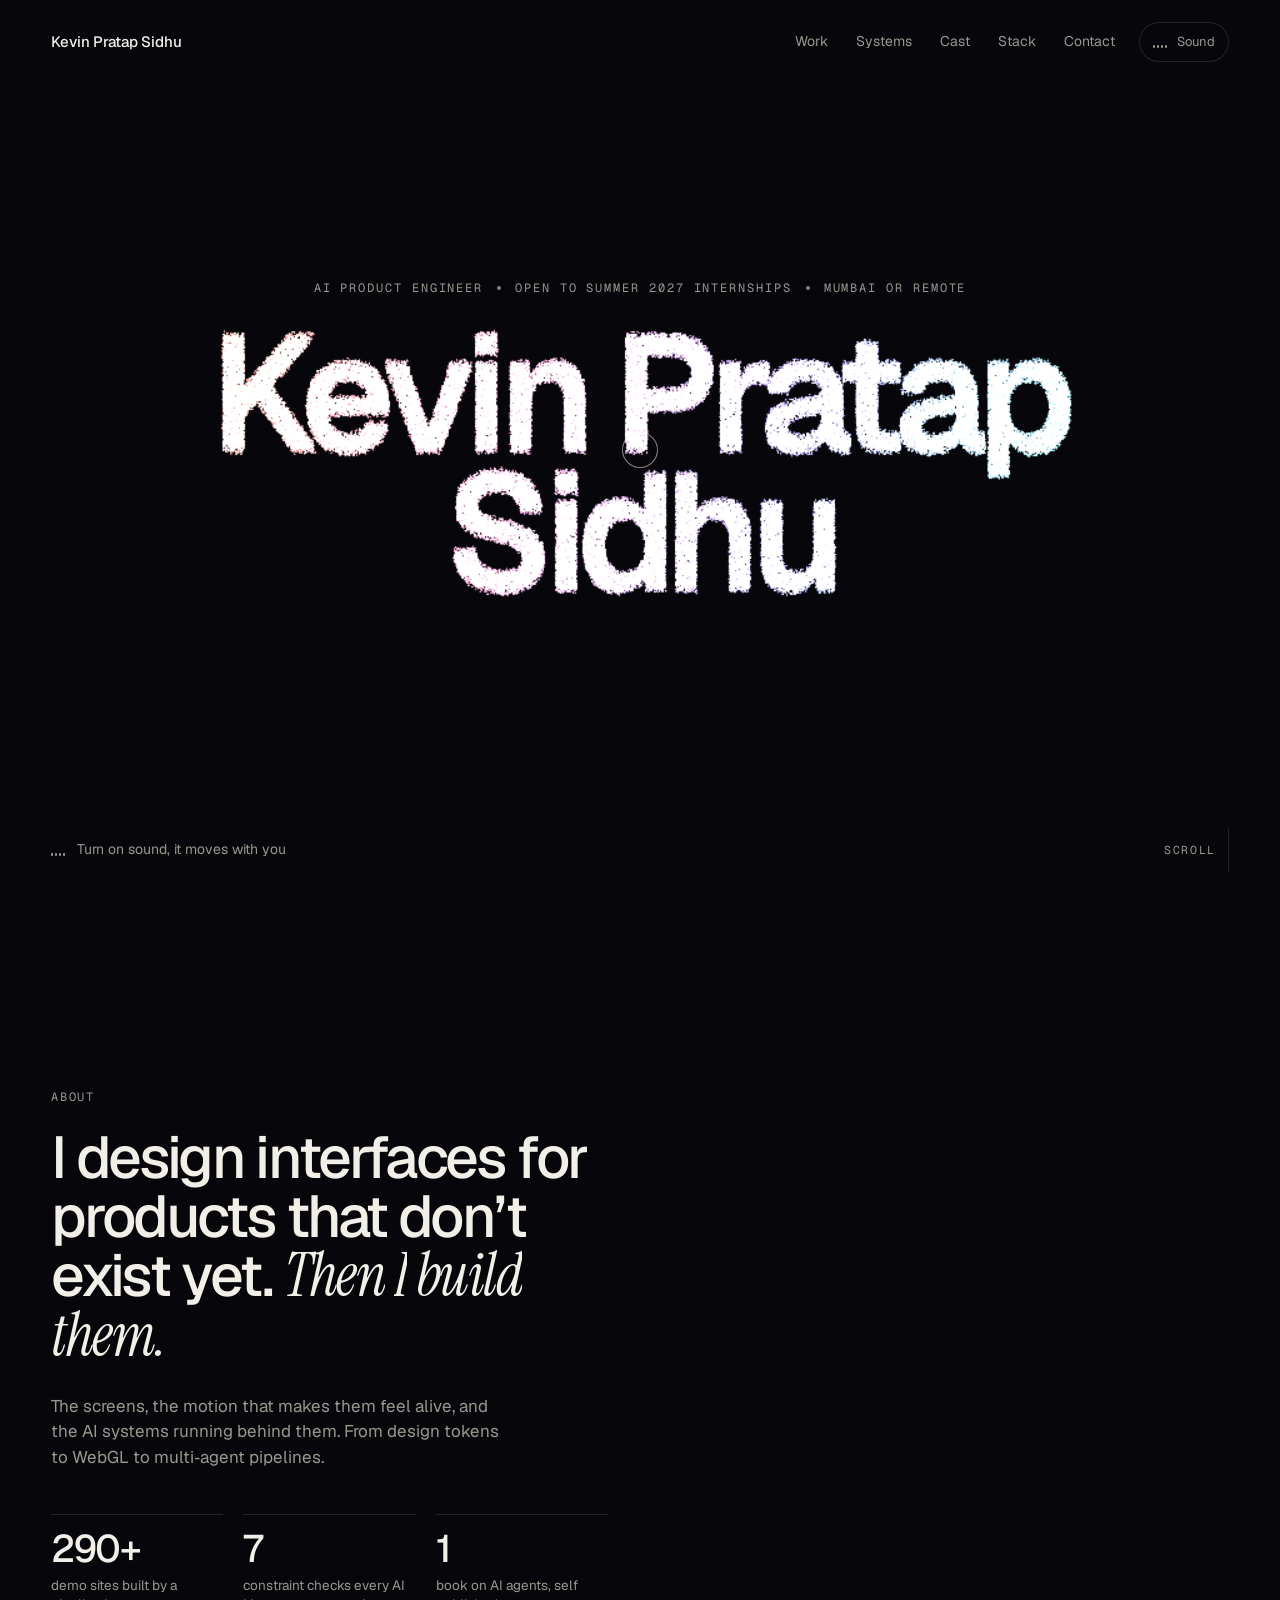
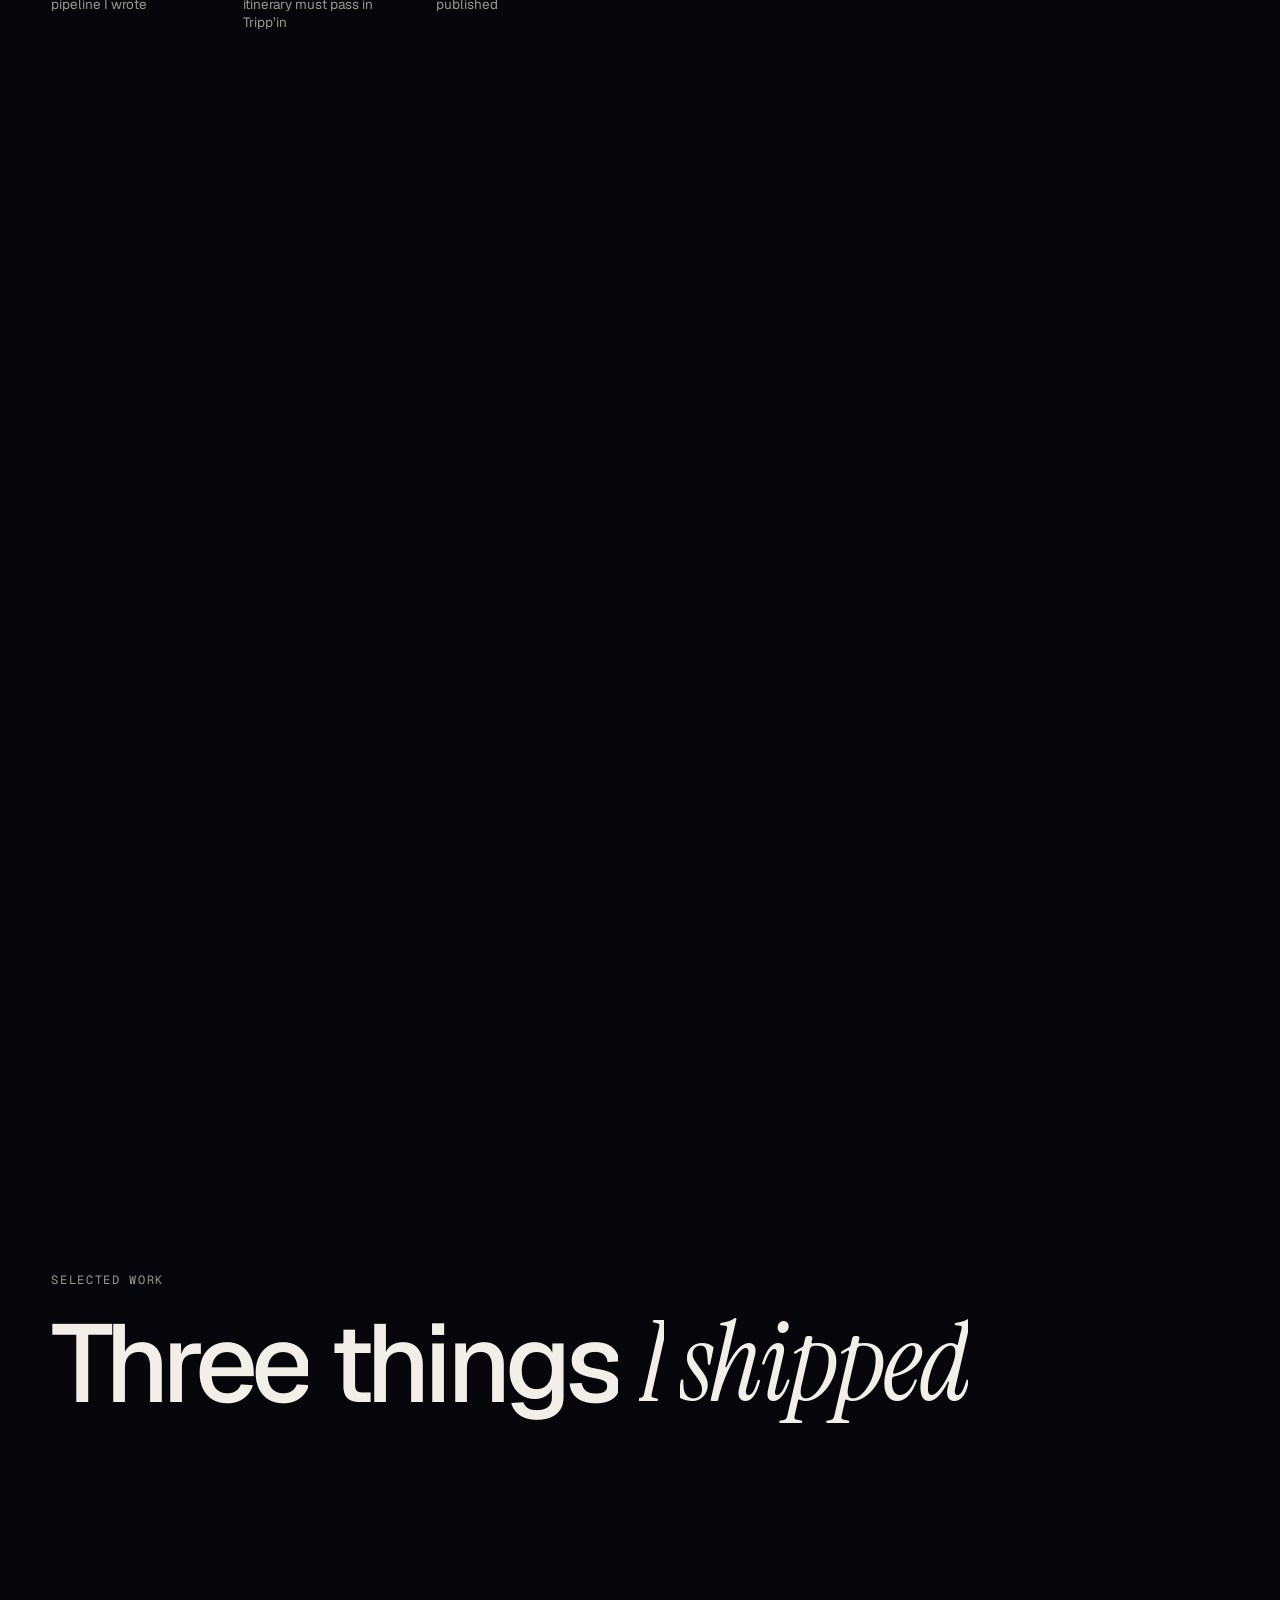
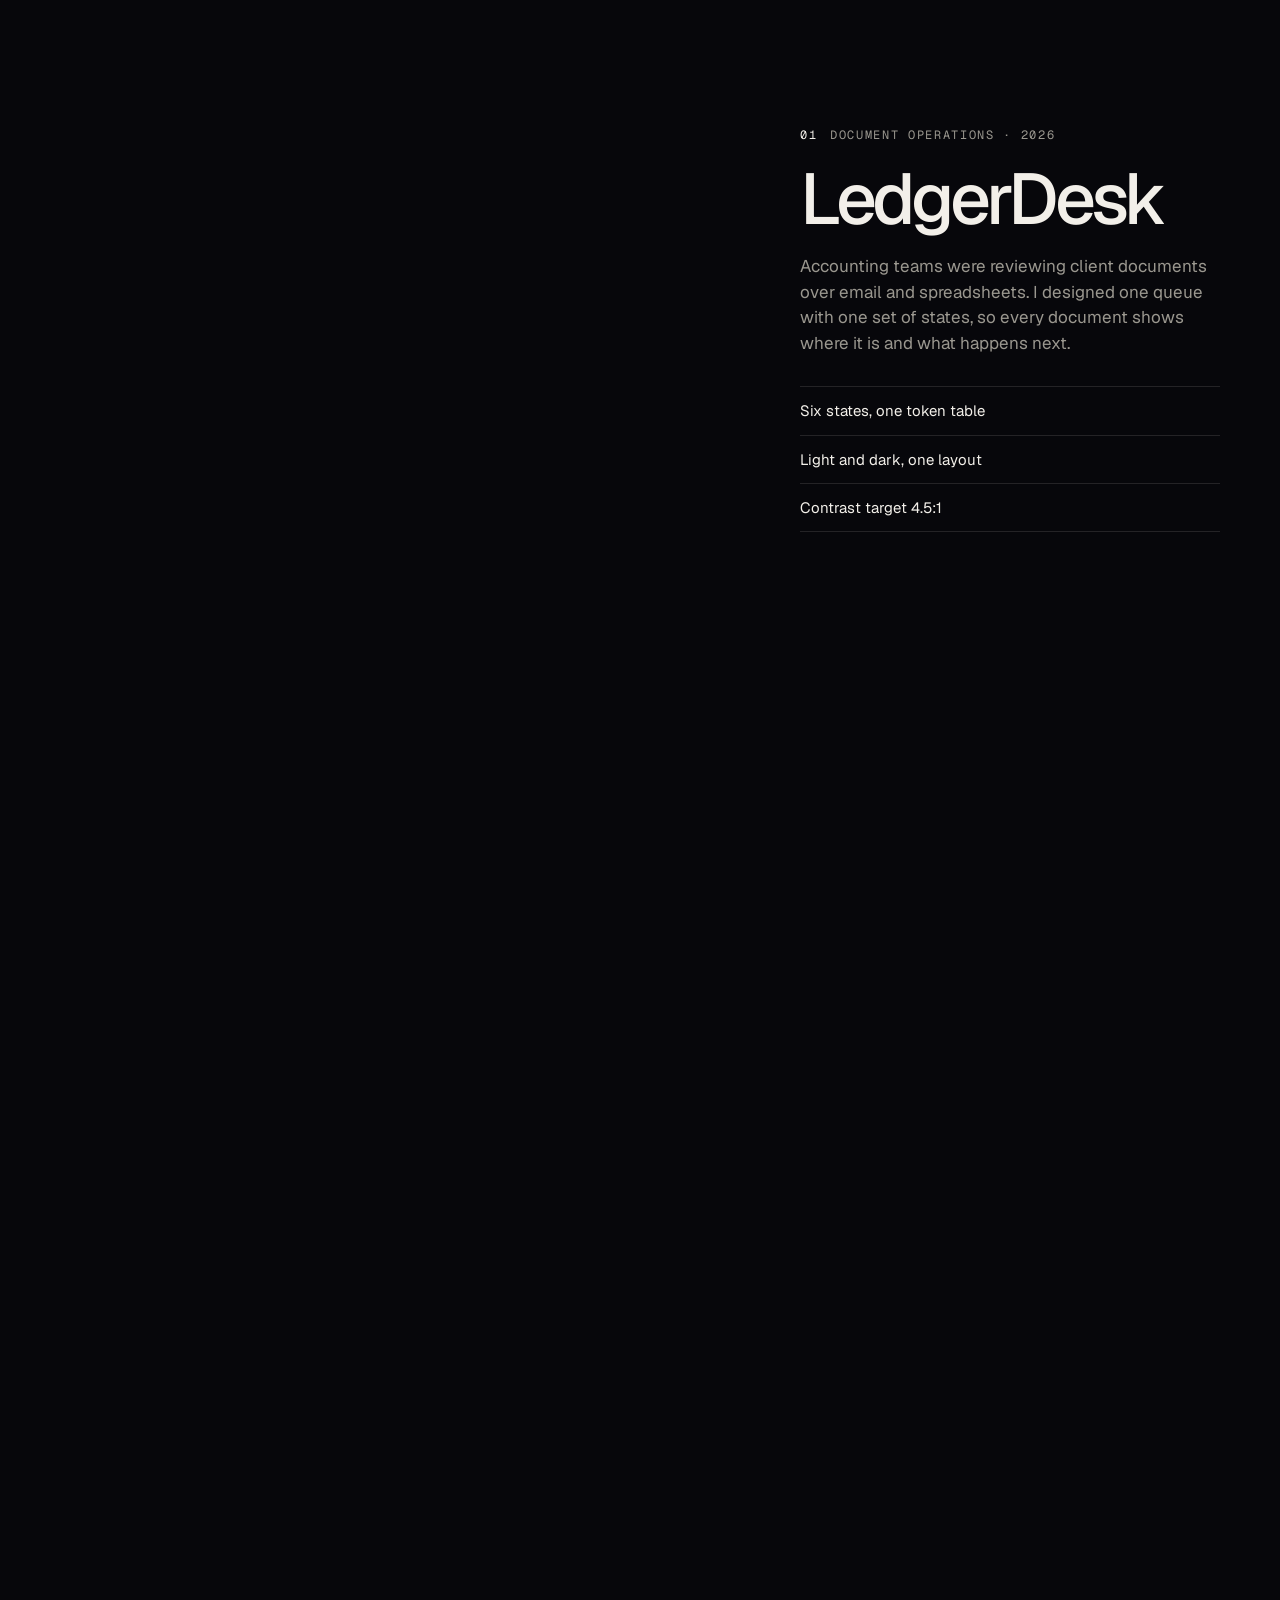
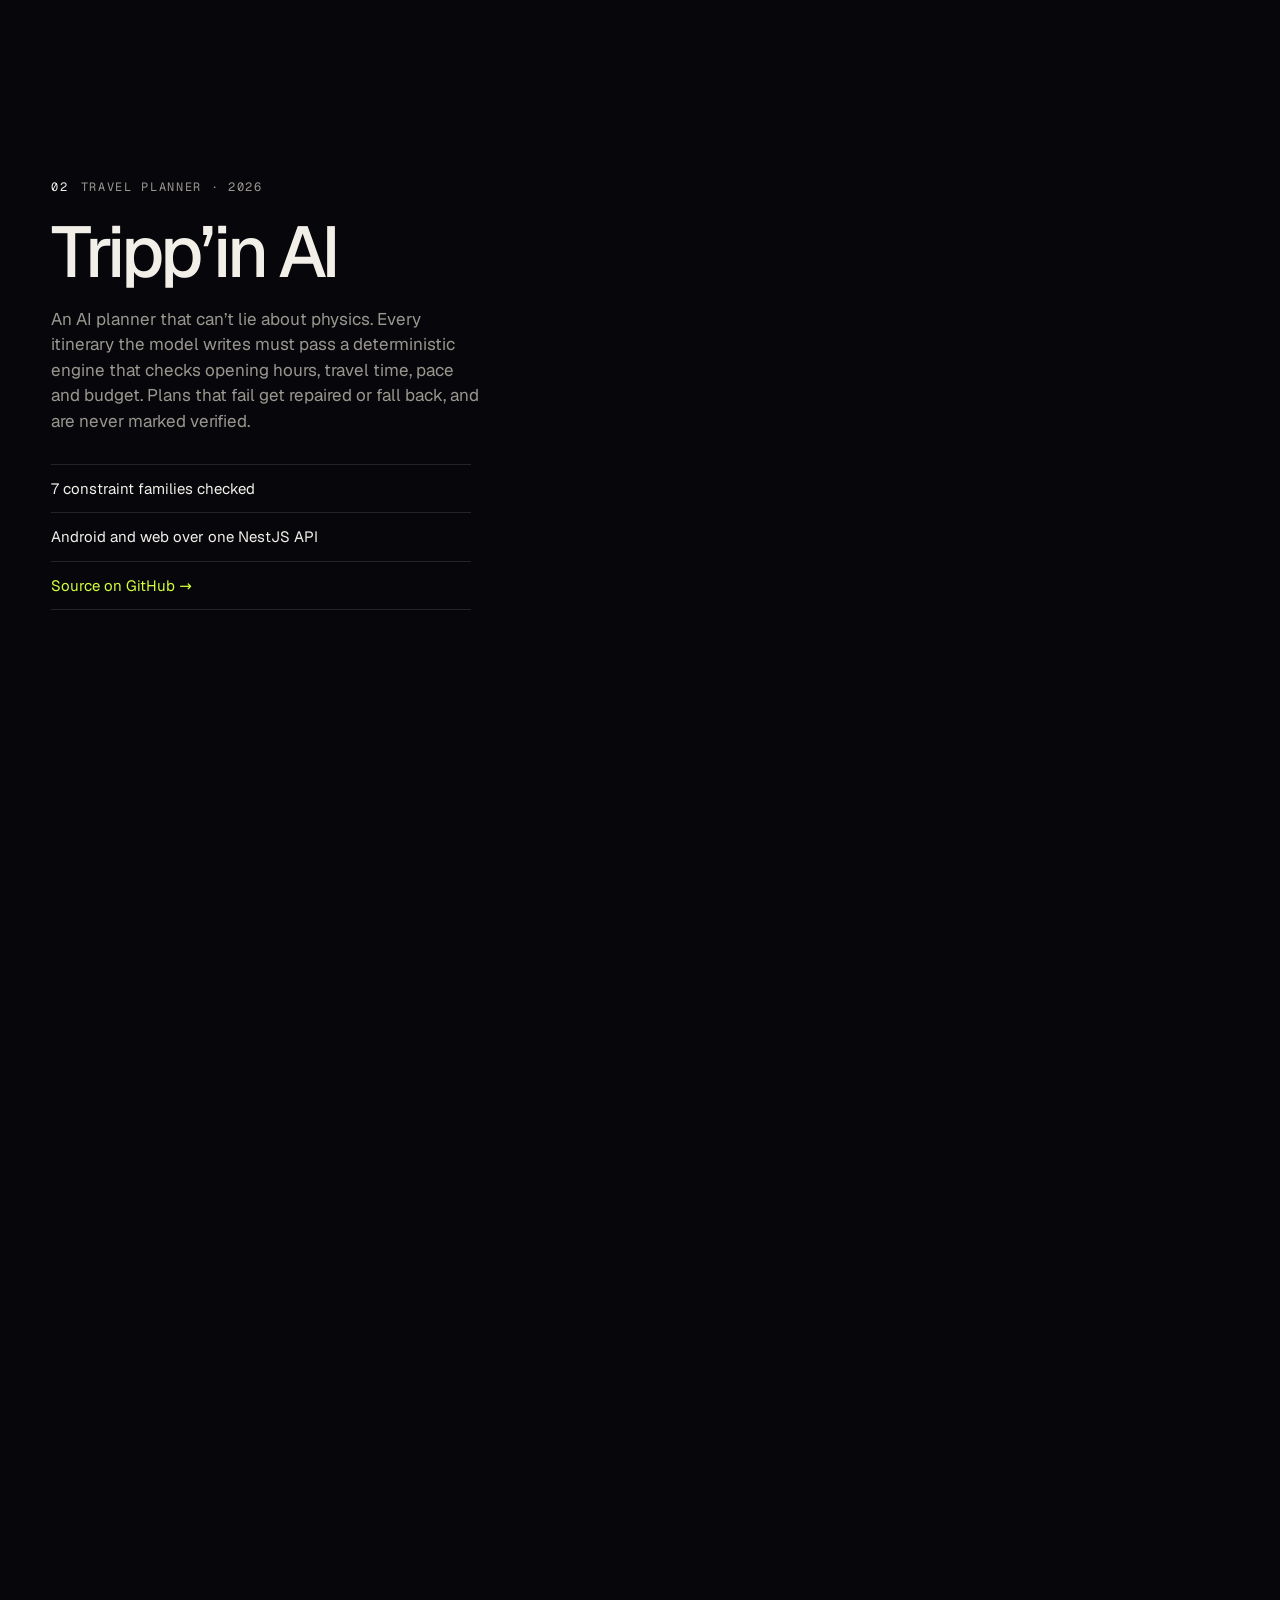
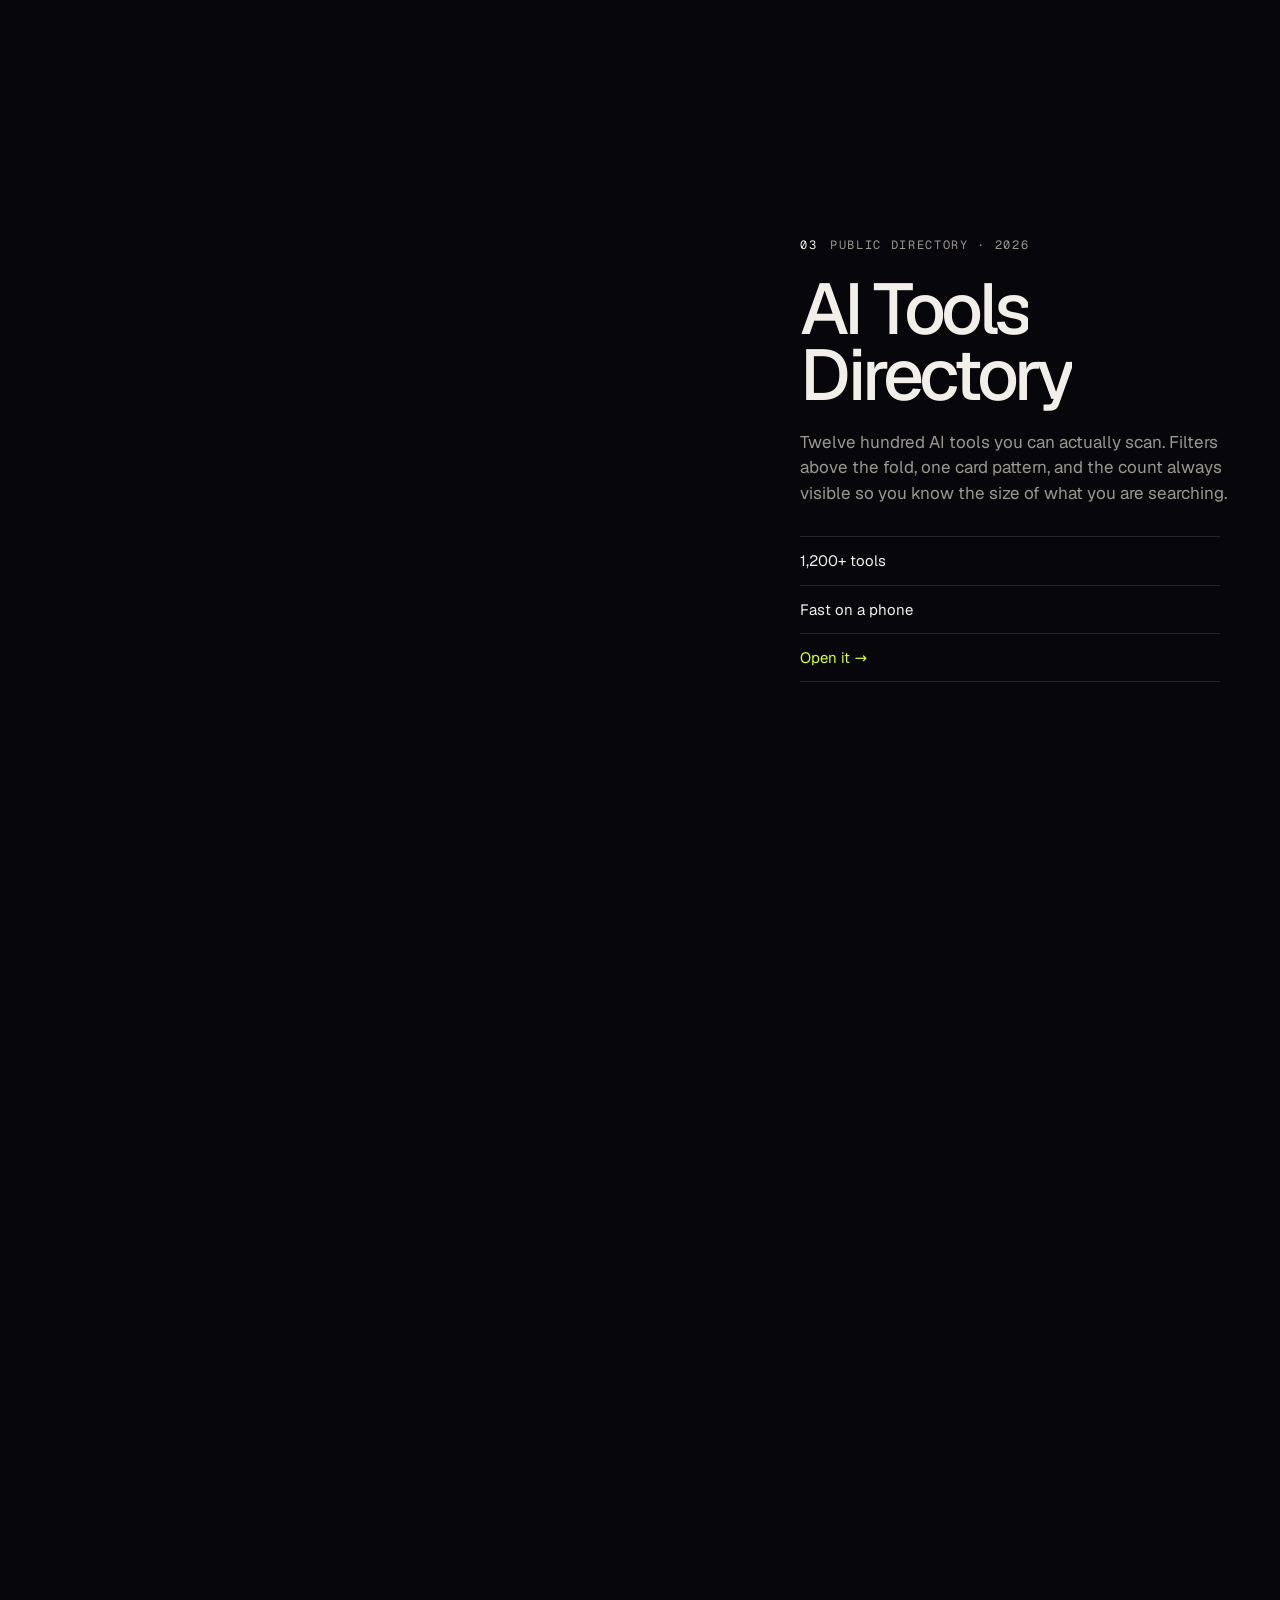
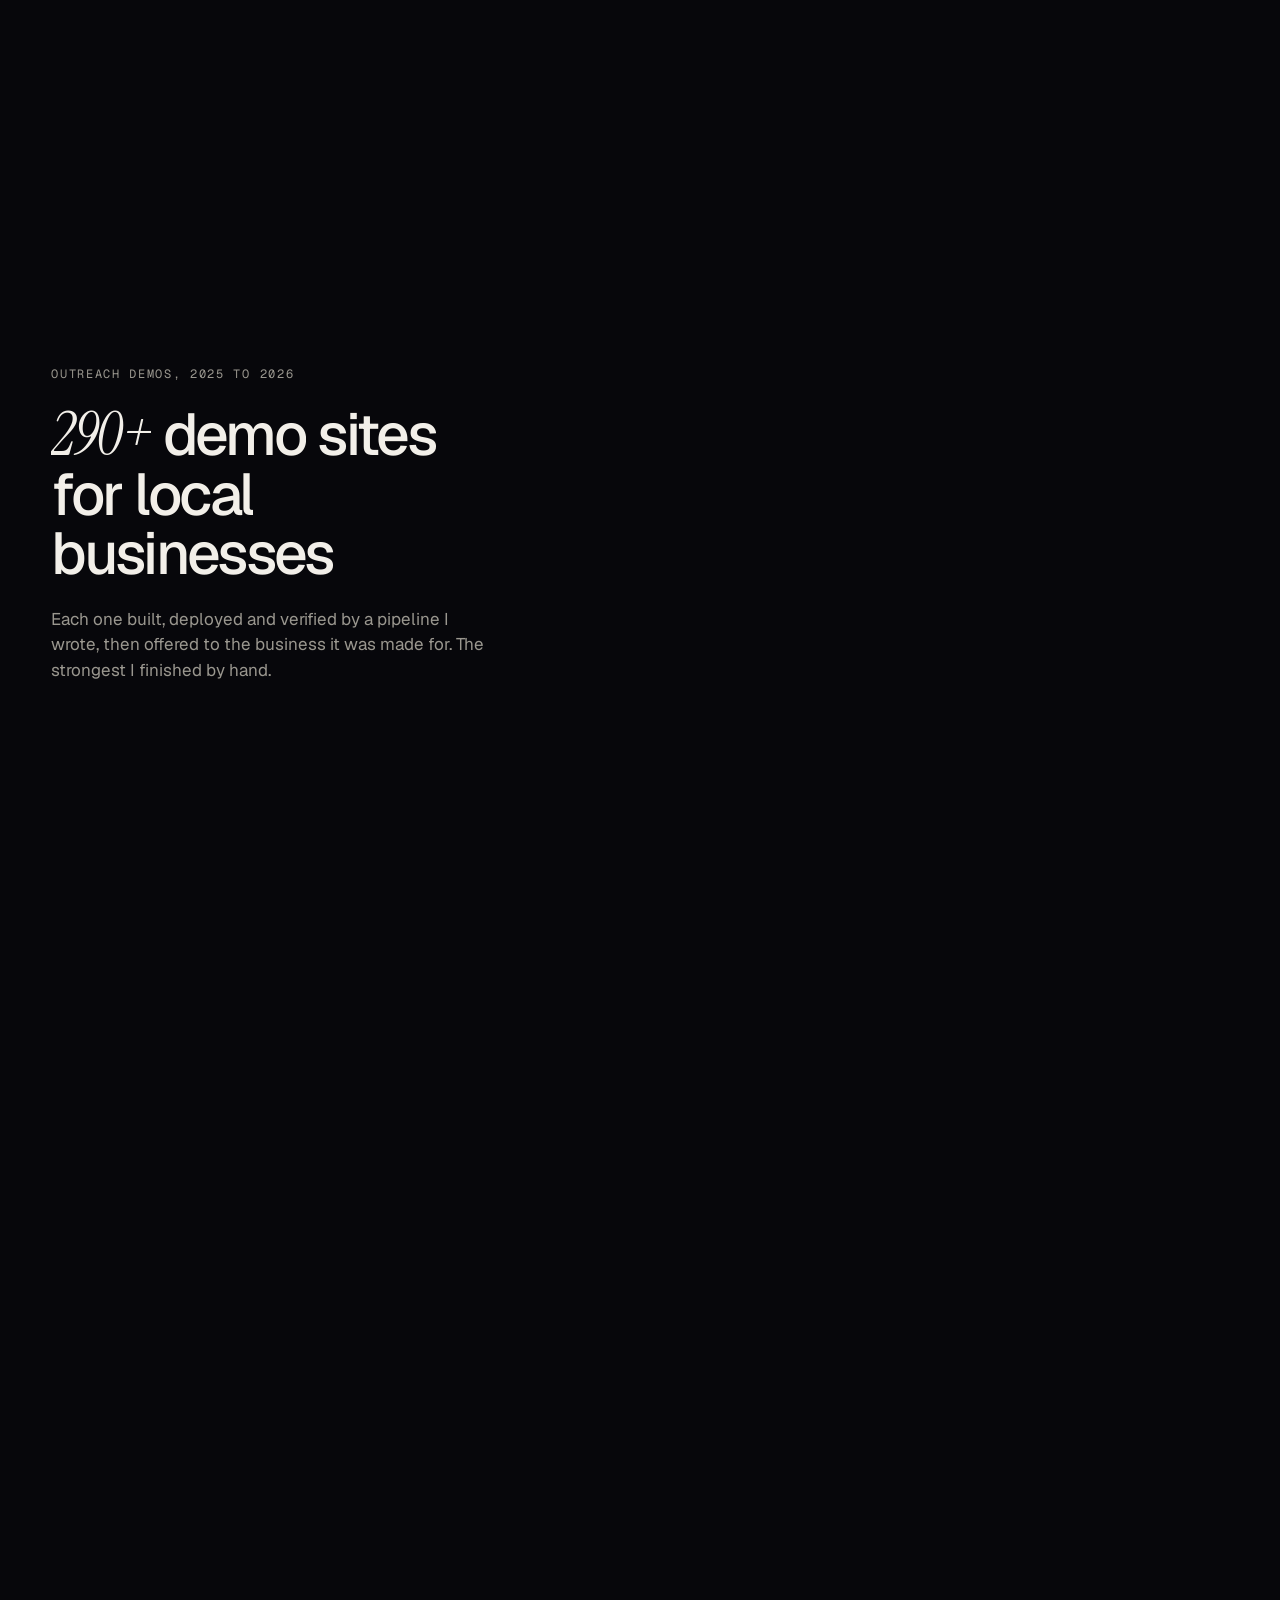
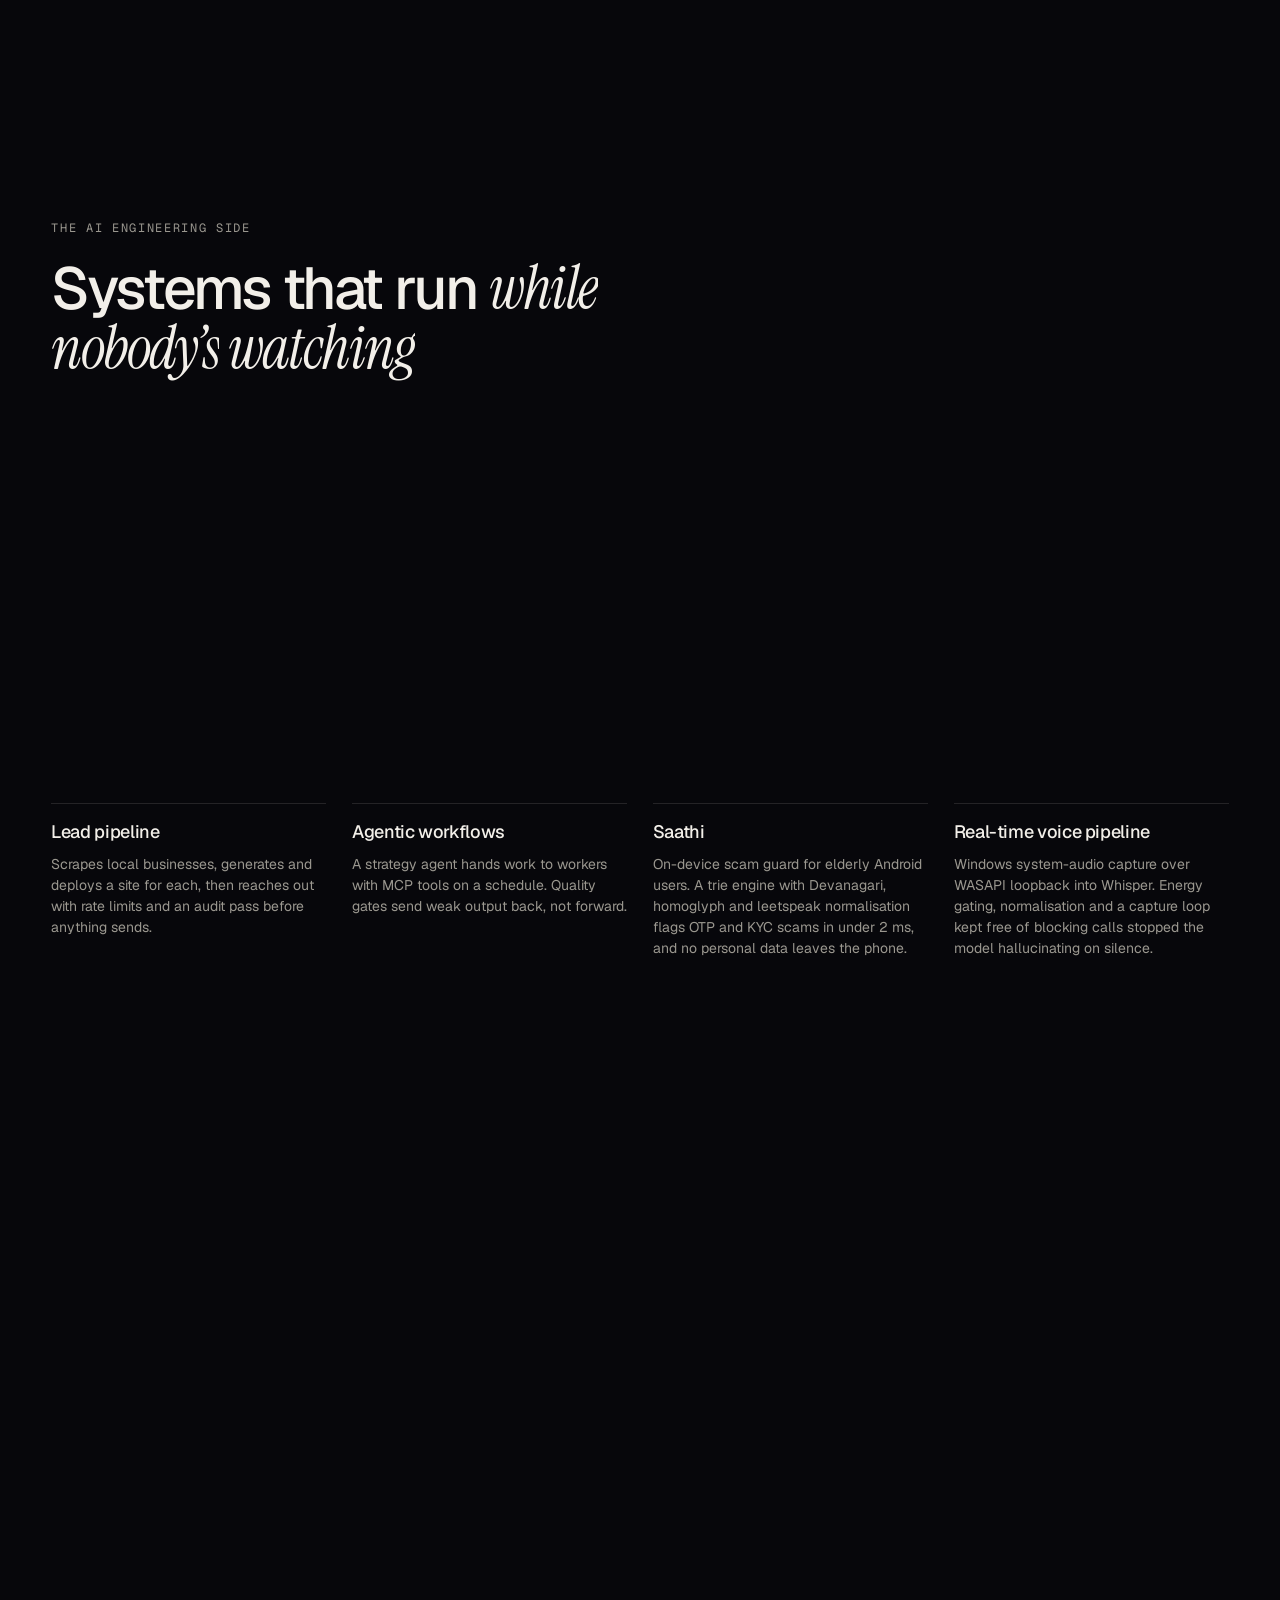
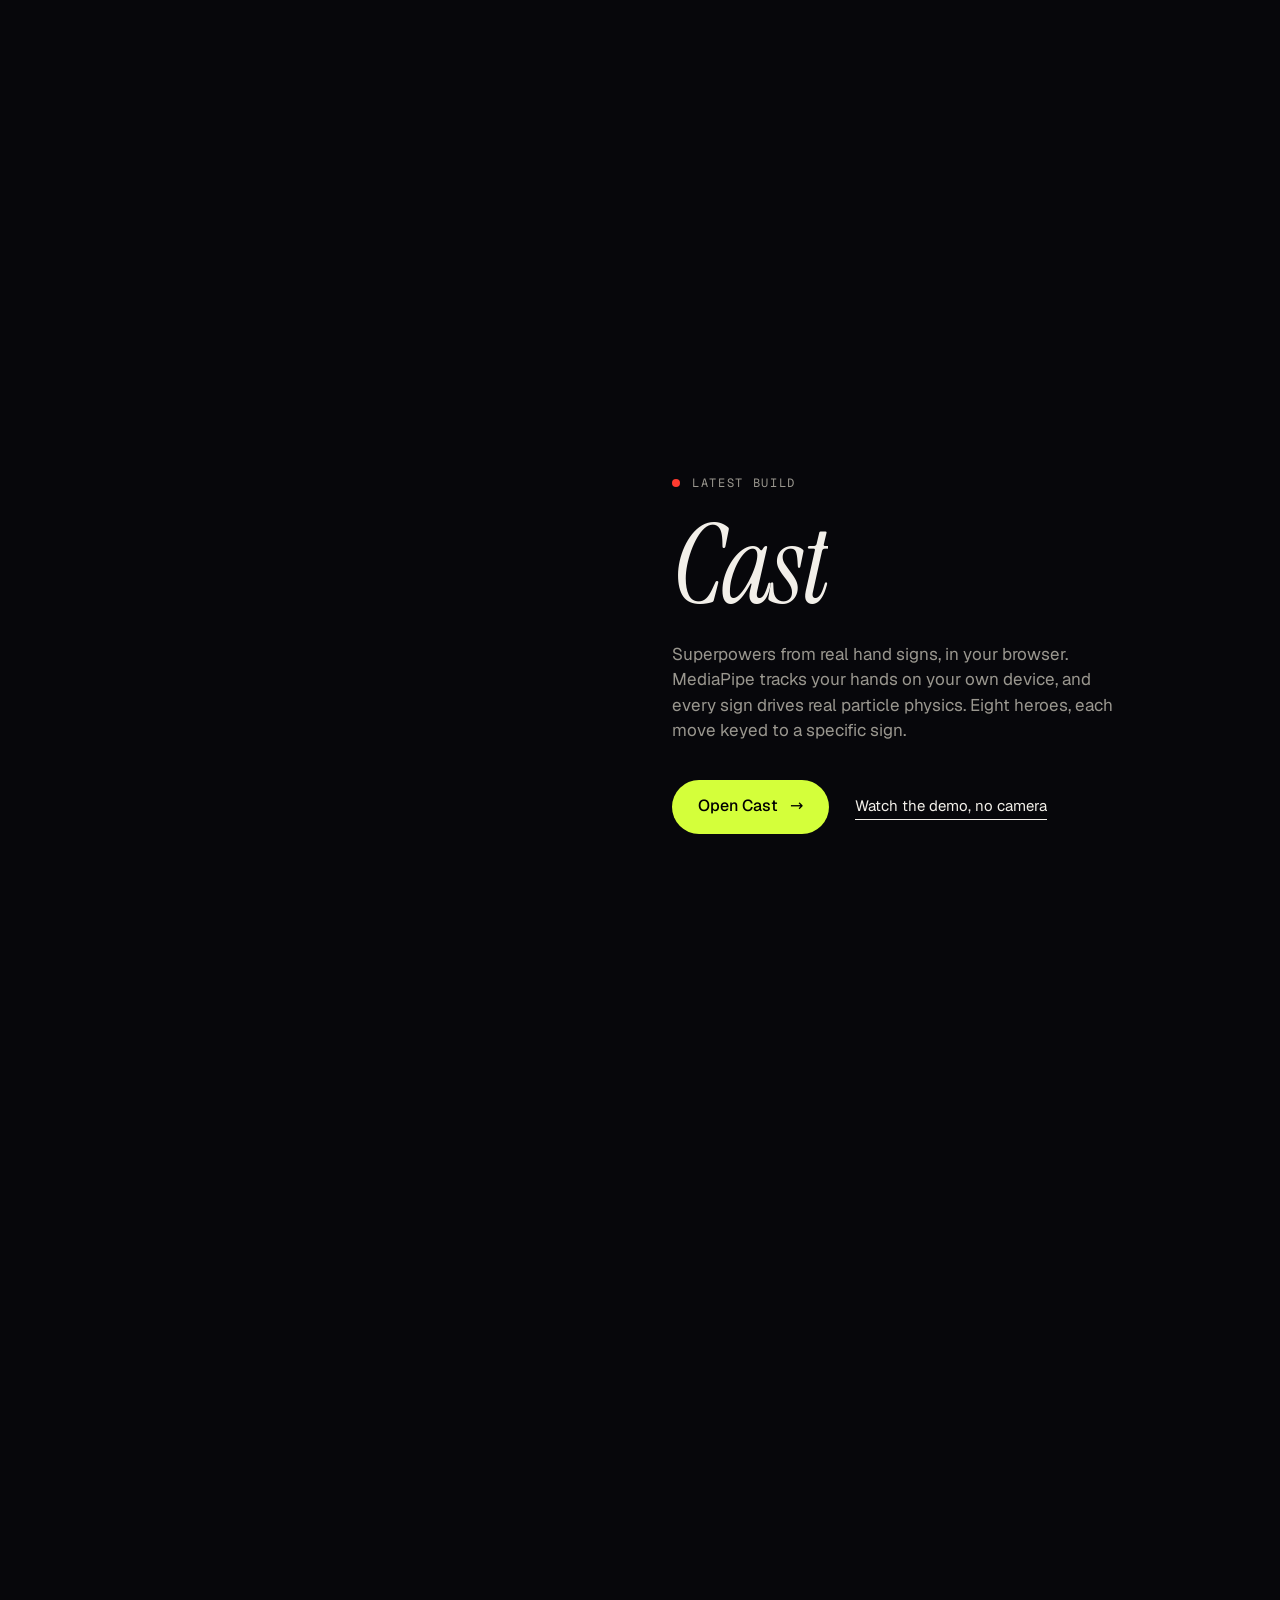
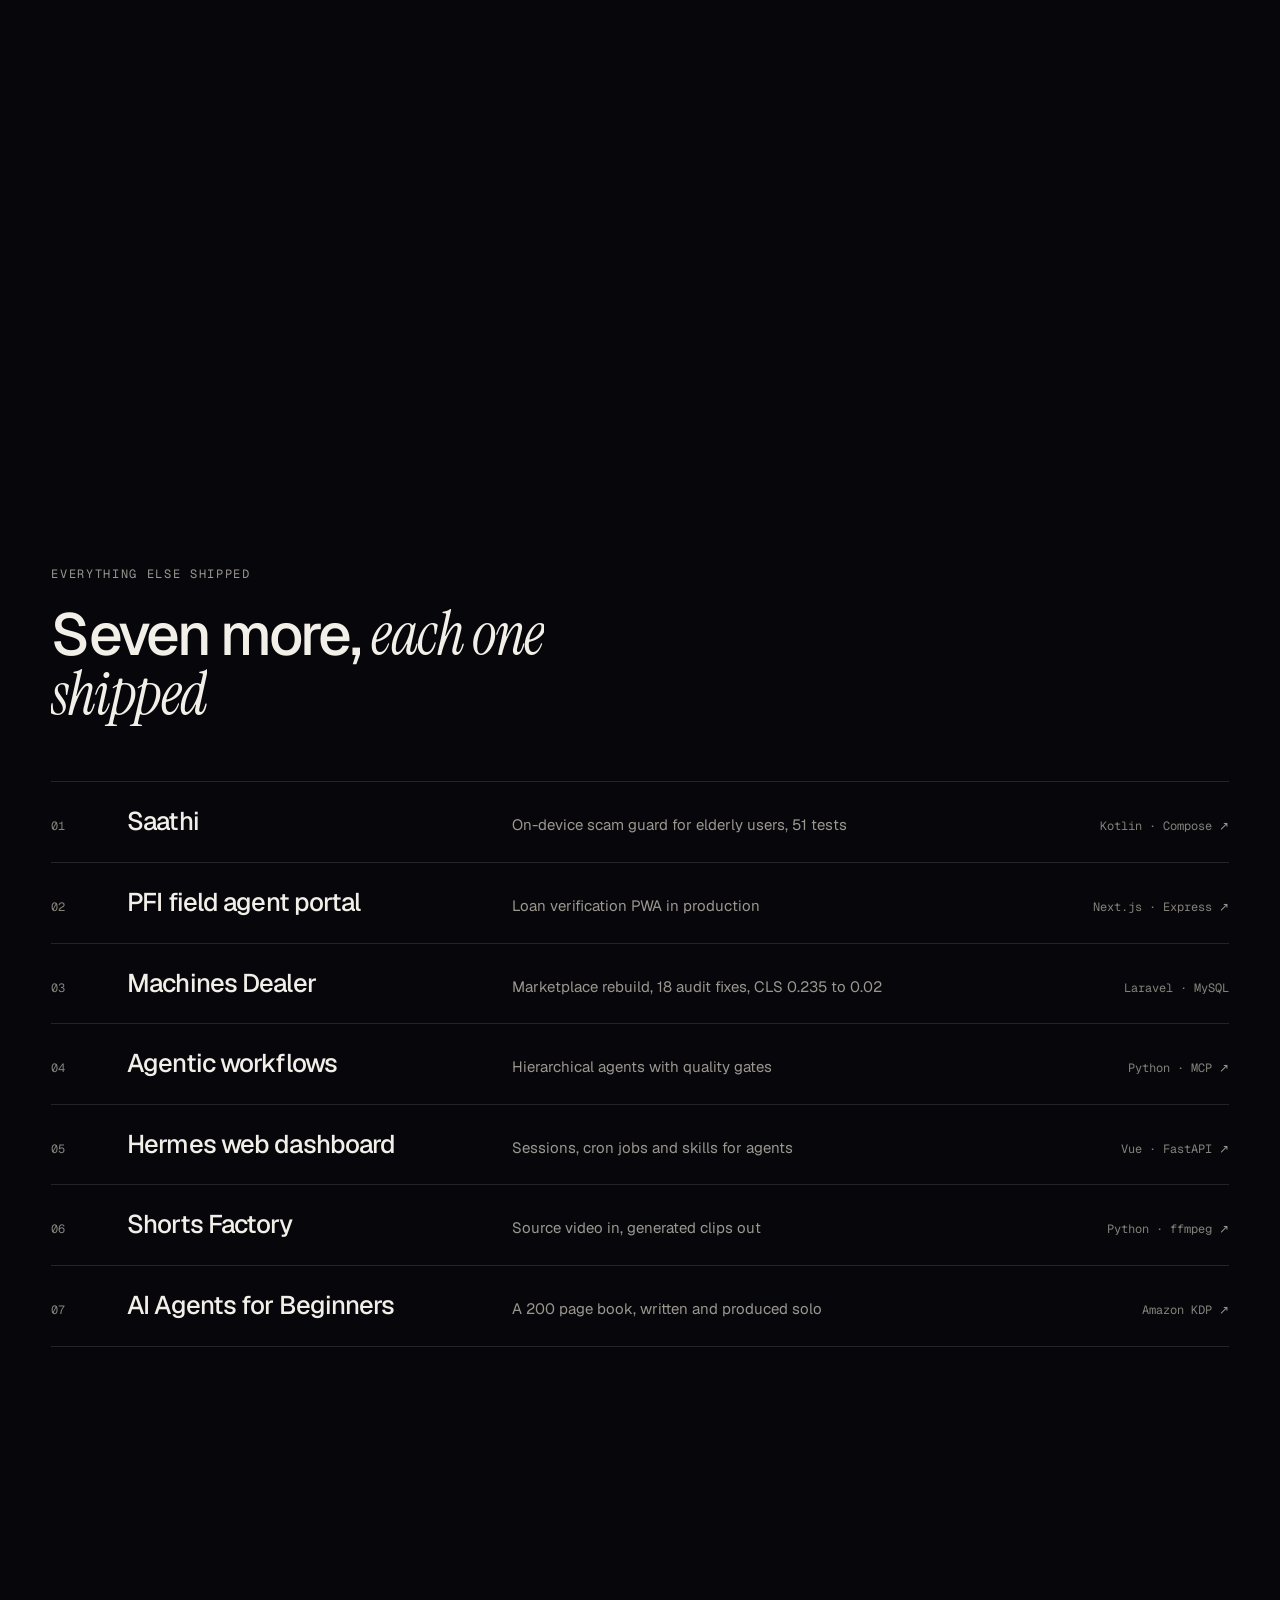
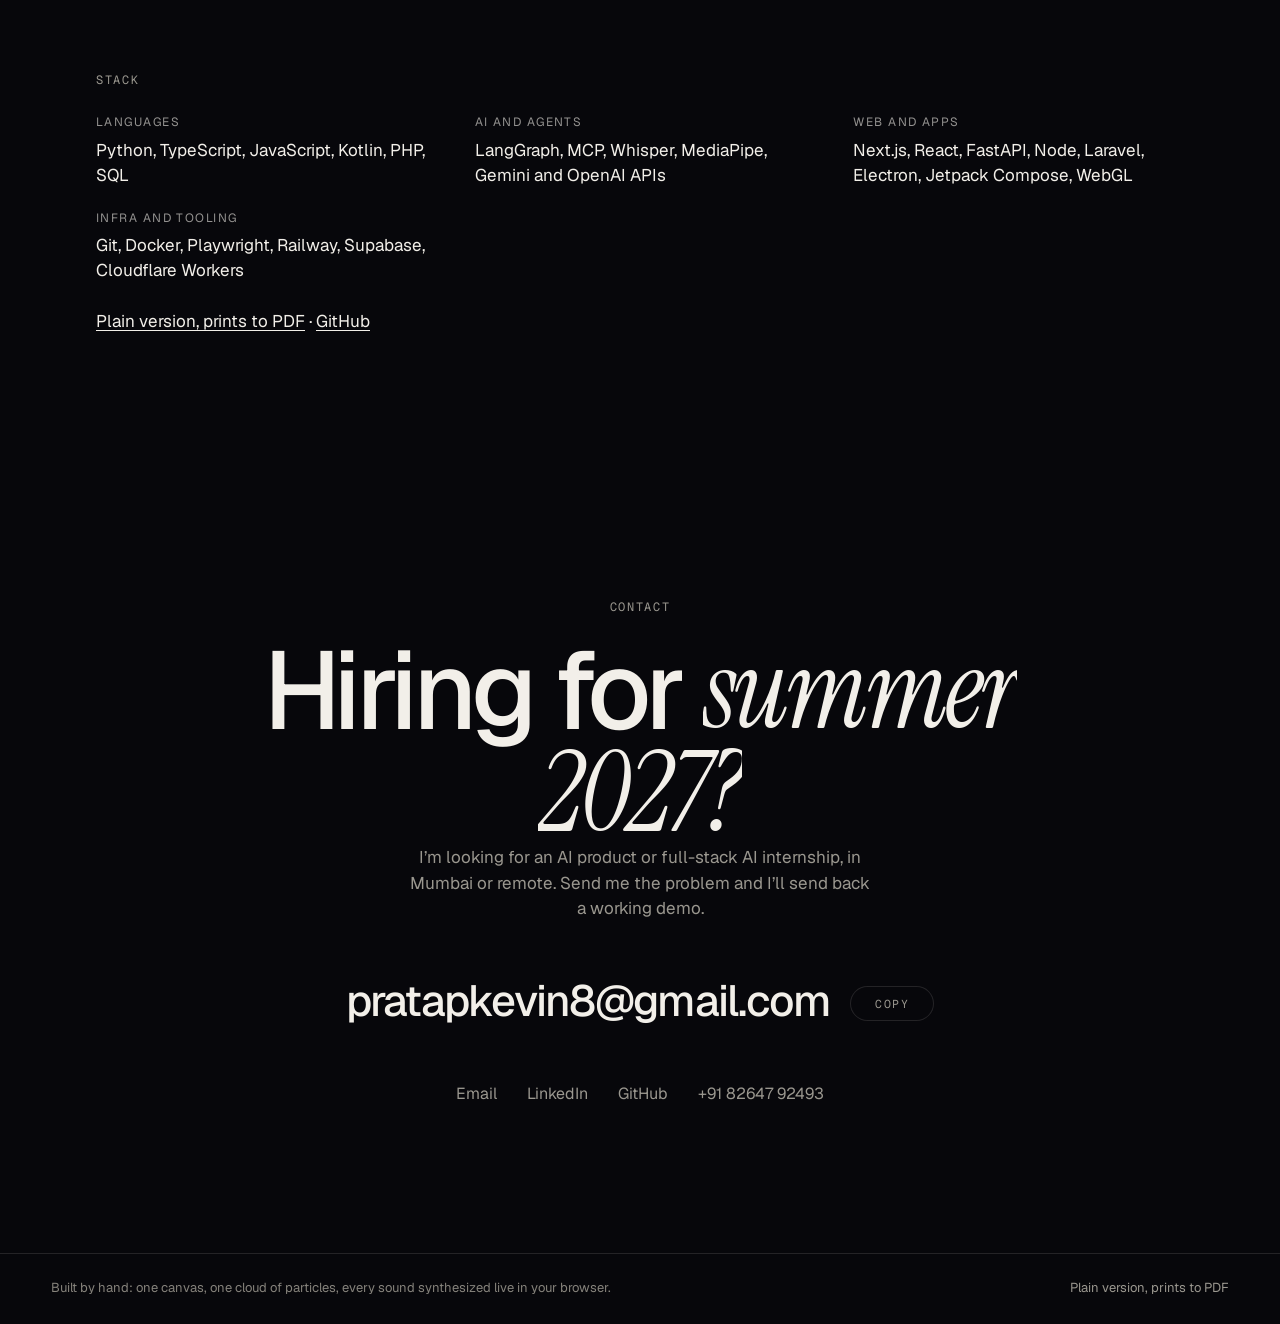
<file: index.html>
<!DOCTYPE html>
<html lang="en" class="no-js">
<head>
<meta charset="utf-8">
<meta name="viewport" content="width=device-width, initial-scale=1, viewport-fit=cover">
<title>Kevin Pratap Sidhu — AI product engineer</title>
<meta name="description" content="Kevin Pratap Sidhu builds AI products end to end: the model logic, the backend and the interface. Open to AI product and full-stack AI internships for summer 2027. Mumbai or remote.">
<meta name="theme-color" content="#07070b">
<meta property="og:title" content="Kevin Pratap Sidhu — AI product engineer">
<meta property="og:description" content="I design interfaces for products that do not exist yet. Then I build them.">
<meta property="og:type" content="website">
<meta property="og:url" content="https://kevinpratap.github.io/">
<meta property="og:image" content="https://kevinpratap.github.io/assets/img/og.jpg">
<meta name="twitter:card" content="summary_large_image">
<link rel="icon" href="data:image/svg+xml,%3Csvg xmlns='http://www.w3.org/2000/svg' viewBox='0 0 64 64'%3E%3Crect width='64' height='64' rx='14' fill='%2307070b'/%3E%3Cg fill='%23f2efe9'%3E%3Ccircle cx='20' cy='22' r='3'/%3E%3Ccircle cx='32' cy='18' r='3'/%3E%3Ccircle cx='44' cy='24' r='3'/%3E%3Ccircle cx='24' cy='38' r='3'/%3E%3Ccircle cx='40' cy='42' r='3'/%3E%3C/g%3E%3Ccircle cx='32' cy='31' r='4' fill='%23d4ff3a'/%3E%3C/svg%3E">
<link rel="preload" href="assets/fonts/geist-latin-600-normal.woff2" as="font" type="font/woff2" crossorigin>
<link rel="preload" href="assets/fonts/instrument-serif-latin-400-italic.woff2" as="font" type="font/woff2" crossorigin>
<link rel="stylesheet" href="assets/css/site.css?v=174414">
<script>document.documentElement.classList.replace('no-js','js');</script>
</head>
<body>

<a class="skip" href="#work">Skip to work</a>
<canvas class="gl" aria-hidden="true"></canvas>
<div class="cursor" aria-hidden="true"><i class="c-dot"></i><i class="c-ring"><b class="c-label"></b></i></div>

<header class="hud">
  <a class="hud-name" href="#top">Kevin Pratap Sidhu</a>
  <p class="hud-now" aria-hidden="true"><span class="hf-idx">01</span><span class="hf-label">Hello</span></p>
  <nav class="hud-nav" aria-label="Sections">
    <a href="#work">Work</a><a href="#systems">Systems</a><a href="#cast">Cast</a><a href="#stack">Stack</a><a href="#contact">Contact</a>
  </nav>
  <button class="sound" type="button" aria-pressed="false">
    <span class="sound-bars" aria-hidden="true"><i></i><i></i><i></i><i></i></span>
    <span class="sound-label">Sound</span>
  </button>
</header>
<div class="hud-line" aria-hidden="true"><i class="hf-line"></i></div>

<main id="top">

  <section class="hero" data-label="Hello">
    <p class="hero-kicker" data-reveal><span>AI product engineer</span><span class="dot"></span><span>Open to summer 2027 internships</span><span class="dot"></span><span>Mumbai or remote</span></p>
    <h1 class="hero-name" data-anchor="name" data-shape="name"><span class="w">Kevin</span> <span class="w">Pratap</span><br class="brd"> <span class="w">Sidhu</span></h1>
    <div class="hero-foot">
      <button class="sound-cta" type="button"><span class="sound-bars" aria-hidden="true"><i></i><i></i><i></i><i></i></span>Turn on sound, it moves with you</button>
      <p class="hero-scroll"><span>Scroll</span><i></i></p>
    </div>
  </section>

  <section class="about hold" data-label="About">
    <div class="hold-in about-in">
      <div class="about-copy">
        <p class="eyebrow" data-reveal>About</p>
        <h2 class="big" data-words>I design interfaces for products that don’t exist yet. <em>Then I build them.</em></h2>
        <p class="lede" data-reveal>The screens, the motion that makes them feel alive, and the AI systems running behind them. From design tokens to WebGL to multi‑agent pipelines.</p>
        <dl class="stats" data-reveal>
          <div><dt>290+</dt><dd>demo sites built by a pipeline I wrote</dd></div>
          <div><dt>7</dt><dd>constraint checks every AI itinerary must pass in Tripp’in</dd></div>
          <div><dt>1</dt><dd>book on AI agents, self published</dd></div>
        </dl>
      </div>
      <div class="about-shape" data-anchor="mind" data-shape="constellation" aria-hidden="true"></div>
    </div>
  </section>

  <section id="work" class="work-intro" data-label="Selected work">
    <p class="eyebrow" data-reveal>Selected work</p>
    <h2 class="huge" data-words>Three things <em>I shipped</em></h2>
  </section>

  <section class="proj hold" data-label="LedgerDesk">
    <div class="hold-in proj-in">
      <figure class="slot" data-anchor="ld" data-shape="image" style="--ar:1280/800">
        <img src="assets/img/ledgerdesk-dark.webp" alt="LedgerDesk administrator workspace, dark theme" width="1280" height="800" decoding="async">
      </figure>
      <div class="proj-copy">
        <p class="eyebrow" data-reveal><span>01</span> Document operations · 2026</p>
        <h3 class="title" data-words>LedgerDesk</h3>
        <p class="lede" data-reveal>Accounting teams were reviewing client documents over email and spreadsheets. I designed one queue with one set of states, so every document shows where it is and what happens next.</p>
        <ul class="facts" data-reveal><li>Six states, one token table</li><li>Light and dark, one layout</li><li>Contrast target 4.5:1</li></ul>
      </div>
    </div>
  </section>

  <section class="proj hold flip" data-label="Tripp’in AI">
    <div class="hold-in proj-in">
      <figure class="slot" data-anchor="trip" data-shape="image" style="--ar:1280/900">
        <img src="assets/img/trippin-web.webp" alt="Tripp'in AI web app" width="1280" height="900" decoding="async">
      </figure>
      <div class="proj-copy">
        <p class="eyebrow" data-reveal><span>02</span> Travel planner · 2026</p>
        <h3 class="title" data-words>Tripp’in AI</h3>
        <p class="lede" data-reveal>An AI planner that can’t lie about physics. Every itinerary the model writes must pass a deterministic engine that checks opening hours, travel time, pace and budget. Plans that fail get repaired or fall back, and are never marked verified.</p>
        <ul class="facts" data-reveal><li>7 constraint families checked</li><li>Android and web over one NestJS API</li><li><a href="https://github.com/KevinPratap/Tripp-in">Source on GitHub</a></li></ul>
      </div>
    </div>
  </section>

  <section class="proj hold" data-label="AI Tools Directory">
    <div class="hold-in proj-in">
      <figure class="slot" data-anchor="tools" data-shape="image" style="--ar:1280/900">
        <img src="assets/img/aitools.webp" alt="AI Tools Directory" width="1280" height="900" decoding="async">
      </figure>
      <div class="proj-copy">
        <p class="eyebrow" data-reveal><span>03</span> Public directory · 2026</p>
        <h3 class="title" data-words>AI Tools Directory</h3>
        <p class="lede" data-reveal>Twelve hundred AI tools you can actually scan. Filters above the fold, one card pattern, and the count always visible so you know the size of what you are searching.</p>
        <ul class="facts" data-reveal><li>1,200+ tools</li><li>Fast on a phone</li><li><a href="https://kevinpratap.github.io/ai-tools-directory/">Open it</a></li></ul>
      </div>
    </div>
  </section>

  <section class="clients hold" data-label="Demo sites">
    <div class="hold-in clients-in">
      <div class="clients-copy">
        <p class="eyebrow" data-reveal>Outreach demos, 2025 to 2026</p>
        <h2 class="big" data-words><em>290+</em> demo sites for local businesses</h2>
        <p class="lede" data-reveal>Each one built, deployed and verified by a pipeline I wrote, then offered to the business it was made for. The strongest I finished by hand.</p>
      </div>
      <div class="slots3" data-anchor="clients" data-shape="images">
        <figure class="slot"><img src="assets/img/clinic.webp" alt="Dental clinic site" width="765" height="890" decoding="async"></figure>
        <figure class="slot"><img src="assets/img/gym.webp" alt="Gym site" width="765" height="950" decoding="async"></figure>
        <figure class="slot"><img src="assets/img/salon.webp" alt="Salon site" width="900" height="1068" decoding="async"></figure>
      </div>
    </div>
  </section>

  <section class="systems hold" id="systems" data-label="Systems">
    <div class="hold-in systems-in">
      <div class="systems-head">
        <p class="eyebrow" data-reveal>The AI engineering side</p>
        <h2 class="big" data-words>Systems that run <em>while nobody’s watching</em></h2>
      </div>
      <div class="ribbon" data-anchor="flow" data-shape="ribbon" aria-hidden="true"></div>
      <ol class="sys-list" data-reveal>
        <li><b>Lead pipeline</b><span>Scrapes local businesses, generates and deploys a site for each, then reaches out with rate limits and an audit pass before anything sends.</span></li>
        <li><b>Agentic workflows</b><span>A strategy agent hands work to workers with MCP tools on a schedule. Quality gates send weak output back, not forward.</span></li>
        <li><b>Saathi</b><span>On-device scam guard for elderly Android users. A trie engine with Devanagari, homoglyph and leetspeak normalisation flags OTP and KYC scams in under 2 ms, and no personal data leaves the phone.</span></li>
        <li><b>Real-time voice pipeline</b><span>Windows system-audio capture over WASAPI loopback into Whisper. Energy gating, normalisation and a capture loop kept free of blocking calls stopped the model hallucinating on silence.</span></li>
      </ol>
    </div>
  </section>

  <section class="cast hold" id="cast" data-label="Cast">
    <div class="hold-in cast-in">
      <div class="cast-shape" data-anchor="hand" data-shape="hand" aria-hidden="true"></div>
      <div class="cast-copy">
        <p class="eyebrow" data-reveal><span class="rec"></span> Latest build</p>
        <h2 class="huge" data-words><em>Cast</em></h2>
        <p class="lede" data-reveal>Superpowers from real hand signs, in your browser. MediaPipe tracks your hands on your own device, and every sign drives real particle physics. Eight heroes, each move keyed to a specific sign.</p>
        <div class="ctas" data-reveal>
          <a class="btn" href="cast/">Open Cast <i aria-hidden="true">→</i></a>
          <a class="link" href="cast/?demo&amp;auto">Watch the demo, no camera</a>
        </div>
      </div>
    </div>
  </section>

  <section class="more" data-anchor="galaxy" data-shape="galaxy" data-label="Everything else">
    <div class="more-in">
      <p class="eyebrow" data-reveal>Everything else shipped</p>
      <h2 class="big" data-words>Seven more, <em>each one shipped</em></h2>
      <ol class="list">
        <li><a href="https://github.com/KevinPratap/saathi-android"><span class="l-n">01</span><span class="l-t">Saathi</span><span class="l-d">On-device scam guard for elderly users, 51 tests</span><span class="l-s">Kotlin · Compose</span></a></li>
        <li><a href="https://vfile.in/pfi-pwa/"><span class="l-n">02</span><span class="l-t">PFI field agent portal</span><span class="l-d">Loan verification PWA in production</span><span class="l-s">Next.js · Express</span></a></li>
        <li><div><span class="l-n">03</span><span class="l-t">Machines Dealer</span><span class="l-d">Marketplace rebuild, 18 audit fixes, CLS 0.235 to 0.02</span><span class="l-s">Laravel · MySQL</span></div></li>
        <li><a href="https://github.com/KevinPratap/agentic-workflows"><span class="l-n">04</span><span class="l-t">Agentic workflows</span><span class="l-d">Hierarchical agents with quality gates</span><span class="l-s">Python · MCP</span></a></li>
        <li><a href="https://github.com/KevinPratap/hermes-web-dashboard"><span class="l-n">05</span><span class="l-t">Hermes web dashboard</span><span class="l-d">Sessions, cron jobs and skills for agents</span><span class="l-s">Vue · FastAPI</span></a></li>
        <li><a href="https://github.com/KevinPratap/shorts-factory"><span class="l-n">06</span><span class="l-t">Shorts Factory</span><span class="l-d">Source video in, generated clips out</span><span class="l-s">Python · ffmpeg</span></a></li>
        <li><a href="https://www.amazon.com/-/e/B0H6L5ZK6V"><span class="l-n">07</span><span class="l-t">AI Agents for Beginners</span><span class="l-d">A 200 page book, written and produced solo</span><span class="l-s">Amazon KDP</span></a></li>
      </ol>
    </div>
  </section>

  <section class="stack" id="stack" data-label="Stack">
    <div class="stack-in">
      <p class="eyebrow" data-reveal>Stack</p>
      <dl class="stack-list" data-reveal>
        <div><dt>Languages</dt><dd>Python, TypeScript, JavaScript, Kotlin, PHP, SQL</dd></div>
        <div><dt>AI and agents</dt><dd>LangGraph, MCP, Whisper, MediaPipe, Gemini and OpenAI APIs</dd></div>
        <div><dt>Web and apps</dt><dd>Next.js, React, FastAPI, Node, Laravel, Electron, Jetpack Compose, WebGL</dd></div>
        <div><dt>Infra and tooling</dt><dd>Git, Docker, Playwright, Railway, Supabase, Cloudflare Workers</dd></div>
      </dl>
      <p class="stack-cta" data-reveal><a href="print/">Plain version, prints to PDF</a> · <a href="https://github.com/KevinPratap">GitHub</a></p>
    </div>
  </section>

  <section class="contact" id="contact" data-label="Contact">
    <div class="contact-in" data-anchor="ring" data-shape="ring">
      <p class="eyebrow" data-reveal>Contact</p>
      <h2 class="huge" data-words>Hiring for <em>summer 2027?</em></h2>
      <p class="lede" data-reveal>I’m looking for an AI product or full-stack AI internship, in Mumbai or remote. Send me the problem and I’ll send back a working demo.</p>
      <button class="mail" type="button" data-mail="pratapkevin8@gmail.com"><span class="mail-a">pratapkevin8@gmail.com</span><span class="mail-c">Copy</span></button>
      <ul class="links" data-reveal>
        <li><a href="mailto:pratapkevin8@gmail.com">Email</a></li>
        <li><a href="https://in.linkedin.com/in/kevin-sidhu-71b127185">LinkedIn</a></li>
        <li><a href="https://github.com/KevinPratap">GitHub</a></li>
        <li><a href="tel:+918264792493">+91 82647 92493</a></li>
      </ul>
    </div>
    <footer class="foot">
      <p>Built by hand: one canvas, one cloud of particles, every sound synthesized live in your browser.</p>
      <p><a href="print/">Plain version, prints to PDF</a></p>
    </footer>
  </section>

</main>

<script src="assets/vendor/lenis.min.js?v=174414" defer></script>
<script type="module" src="assets/js/main.js?v=174414"></script>
</body>
</html>
</file>
<file: assets/css/site.css>
@font-face{font-family:"Geist";src:url(../fonts/geist-latin-400-normal.woff2) format("woff2");font-weight:400;font-display:swap}
@font-face{font-family:"Geist";src:url(../fonts/geist-latin-500-normal.woff2) format("woff2");font-weight:500;font-display:swap}
@font-face{font-family:"Geist";src:url(../fonts/geist-latin-600-normal.woff2) format("woff2");font-weight:600;font-display:swap}
@font-face{font-family:"Geist Mono";src:url(../fonts/geist-mono-latin-400-normal.woff2) format("woff2");font-weight:400;font-display:swap}
@font-face{font-family:"Geist Mono";src:url(../fonts/geist-mono-latin-500-normal.woff2) format("woff2");font-weight:500;font-display:swap}
@font-face{font-family:"Instrument Serif";src:url(../fonts/instrument-serif-latin-400-normal.woff2) format("woff2");font-weight:400;font-style:normal;font-display:swap}
@font-face{font-family:"Instrument Serif";src:url(../fonts/instrument-serif-latin-400-italic.woff2) format("woff2");font-weight:400;font-style:italic;font-display:swap}

@property --hole{syntax:"<length>";inherits:false;initial-value:0px}

:root{
  --bg:#07070b;
  --fg:#f2efe9;
  --mute:#9a978f;
  --dim:#85827b;
  --line:rgba(242,239,233,.12);
  --acid:#d4ff3a;
  --sans:"Geist",ui-sans-serif,system-ui,-apple-system,"Segoe UI",Roboto,sans-serif;
  --mono:"Geist Mono",ui-monospace,SFMono-Regular,Menlo,monospace;
  --serif:"Instrument Serif",ui-serif,Georgia,serif;
  --gut:clamp(18px,4vw,64px);
  --ease:cubic-bezier(.16,1,.3,1);
}
*,*::before,*::after{box-sizing:border-box}
html{background:var(--bg);-webkit-text-size-adjust:100%;text-size-adjust:100%}
html.lenis,html.lenis body{height:auto}
.lenis.lenis-smooth{scroll-behavior:auto!important}
body{margin:0;color:var(--fg);font-family:var(--sans);font-size:17px;line-height:1.55;-webkit-font-smoothing:antialiased;-moz-osx-font-smoothing:grayscale;overflow-x:clip}
img{display:block;max-width:100%;height:auto}
a{color:inherit;text-decoration:none}
button{font:inherit;color:inherit;background:none;border:0;padding:0;cursor:pointer}
h1,h2,h3,p,dl,dd,ol,ul,figure{margin:0}
ol,ul{list-style:none;padding:0}
em{font-family:var(--serif);font-style:italic;font-weight:400;letter-spacing:-.01em}
::selection{background:var(--acid);color:#000}
:focus-visible{outline:2px solid var(--acid);outline-offset:4px;border-radius:4px}
.skip{position:fixed;left:12px;top:-60px;z-index:100;background:var(--acid);color:#000;padding:10px 14px;border-radius:8px}
.skip:focus{top:12px}

.gl{position:fixed;inset:0;width:100vw;height:100vh;z-index:0;display:block;pointer-events:none}
html.no-gl .gl{display:none}
main{position:relative;z-index:1}

/* type */
.eyebrow{font-family:var(--mono);font-size:12px;letter-spacing:.14em;text-transform:uppercase;color:var(--mute);margin-bottom:22px;display:flex;align-items:center;gap:12px}
.eyebrow span:not(.rec){color:var(--fg)}
.big{font-size:clamp(34px,4.6vw,76px);line-height:1;letter-spacing:-.045em;font-weight:500;max-width:16ch}
.huge{font-size:clamp(48px,8.6vw,150px);line-height:.92;letter-spacing:-.055em;font-weight:500}
.title{font-size:clamp(40px,5.6vw,96px);line-height:.92;letter-spacing:-.055em;font-weight:500;margin-bottom:22px}
.big em,.huge em,.title em{letter-spacing:-.025em}
.lede{font-size:clamp(17px,1.25vw,20px);line-height:1.5;color:var(--mute);max-width:42ch}

/* reveals */
html.js [data-reveal]{opacity:0;transform:translateY(26px);transition:opacity 1.1s var(--ease),transform 1.3s var(--ease);transition-delay:calc(var(--d,0) * 1s)}
html.js [data-reveal].in{opacity:1;transform:none}
.wd{display:inline-block;overflow:hidden;vertical-align:top;padding-bottom:.1em;margin-bottom:-.1em}
.wd>span{display:inline-block;transform:translateY(110%);transition:transform 1.25s var(--ease);transition-delay:calc(var(--i,0) * 45ms)}
[data-words].in .wd>span{transform:none}

/* HUD */
.hud{position:fixed;inset:0 0 auto 0;z-index:20;display:flex;align-items:center;justify-content:space-between;gap:24px;padding:22px var(--gut);pointer-events:none;opacity:0;transition:opacity 1.2s var(--ease) .4s}
html.ready .hud,html.no-js .hud{opacity:1}
.hud>*{pointer-events:auto}
.hud-name{font-weight:500;font-size:15px;letter-spacing:-.01em}
.hud-nav{display:flex;gap:28px;margin-left:auto;font-size:14px;color:var(--mute)}
.hud-nav a{position:relative;transition:color .3s}
.hud-nav a:hover,.hud-nav a.on{color:var(--fg)}
.hud-nav a::after{content:"";position:absolute;left:0;right:0;bottom:-4px;height:1px;background:var(--fg);transform:scaleX(0);transform-origin:left;transition:transform .5s var(--ease)}
.hud-nav a.on::after{transform:none}
.sound{display:inline-flex;align-items:center;gap:10px;min-height:40px;padding:0 14px;border-radius:999px;box-shadow:inset 0 0 0 1px var(--line);font-size:13px;color:var(--mute);transition:color .3s,box-shadow .3s,background .3s}
.sound:hover{color:var(--fg);box-shadow:inset 0 0 0 1px rgba(242,239,233,.3)}
.sound[aria-pressed="true"]{color:#000;background:var(--acid);box-shadow:none}
.sound-bars{display:inline-flex;align-items:flex-end;gap:2px;height:12px}
.sound-bars i{width:2px;height:3px;background:currentColor;border-radius:1px}
html.sound-on .sound-bars i{animation:bar 1s ease-in-out infinite alternate}
html.sound-on .sound-bars i:nth-child(2){animation-delay:-.3s}
html.sound-on .sound-bars i:nth-child(3){animation-delay:-.6s}
html.sound-on .sound-bars i:nth-child(4){animation-delay:-.15s}
@keyframes bar{from{height:3px}to{height:12px}}
.hud::before{content:"";position:absolute;inset:0 0 -30px 0;z-index:-1;pointer-events:none;background:linear-gradient(to bottom,rgba(7,7,11,.92),rgba(7,7,11,.6) 55%,rgba(7,7,11,0));opacity:0;transition:opacity .6s}
html.past .hud::before{opacity:1}
.hud-now{position:absolute;left:50%;transform:translateX(-50%);display:flex;gap:12px;align-items:baseline;font-family:var(--mono);font-size:11.5px;letter-spacing:.14em;text-transform:uppercase;color:var(--mute);white-space:nowrap;opacity:0;transition:opacity .8s var(--ease)}
html.past .hud-now{opacity:1}
.hf-idx{color:var(--fg)}
.hud-line{position:fixed;left:0;right:0;top:0;height:2px;z-index:21;pointer-events:none}
.hf-line{position:absolute;inset:0;background:linear-gradient(90deg,#ff4d1a,#ff2e88 35%,#6a3dff 70%,#18e0ff);transform-origin:left;transform:scaleX(0)}
@media (max-width:760px){.hud-nav{display:none}.hud{padding:16px var(--gut)}.hud-now{display:none}}

/* cursor */
.cursor{display:none}
@media (pointer:fine){
  html.ready.cur .cursor{display:block;position:fixed;left:0;top:0;z-index:50;pointer-events:none}
  html.ready.cur,html.ready.cur a,html.ready.cur button{cursor:none}
}
.c-dot,.c-ring{position:absolute;left:0;top:0}
.c-dot{width:6px;height:6px;margin:-3px 0 0 -3px;border-radius:50%;background:var(--fg)}
.c-ring{width:36px;height:36px;margin:-18px 0 0 -18px;border-radius:50%;box-shadow:inset 0 0 0 1px rgba(242,239,233,.55);display:grid;place-items:center;transition:width .5s var(--ease),height .5s var(--ease),margin .5s var(--ease),background .4s,box-shadow .4s}
.c-label{font:500 10.5px/1 var(--mono);letter-spacing:.12em;text-transform:uppercase;color:#000;opacity:0;transition:opacity .25s;white-space:nowrap}
.cursor.label .c-ring{width:100px;height:100px;margin:-50px 0 0 -50px;background:var(--acid);box-shadow:none}
.cursor.label .c-label{opacity:1}
.cursor.label .c-dot,.cursor.link .c-dot{opacity:0}
.cursor.link .c-ring{width:54px;height:54px;margin:-27px 0 0 -27px;box-shadow:inset 0 0 0 1px var(--fg)}
.cursor.peek .c-ring{width:150px;height:150px;margin:-75px 0 0 -75px;box-shadow:inset 0 0 0 1px rgba(242,239,233,.35)}
.cursor.peek .c-dot{opacity:0}

/* hero */
.hero{min-height:100vh;min-height:100svh;display:flex;flex-direction:column;justify-content:center;align-items:center;text-align:center;padding:100px var(--gut) 120px;position:relative}
.hero-kicker{font-family:var(--mono);font-size:12px;letter-spacing:.16em;text-transform:uppercase;color:var(--mute);display:flex;gap:14px;align-items:center;margin-bottom:clamp(18px,3vh,34px)}
.hero-kicker .dot{width:4px;height:4px;border-radius:50%;background:var(--dim)}
.hero-name{font-size:clamp(64px,12.6vw,232px);line-height:.86;letter-spacing:-.06em;font-weight:600}
.hero-name .w{display:inline-block}
html.gl-on .hero-name{color:transparent}
.hero-foot{position:absolute;left:var(--gut);right:var(--gut);bottom:28px;display:flex;justify-content:space-between;align-items:end}
.sound-cta{display:inline-flex;align-items:center;gap:12px;font-size:14px;color:var(--mute);min-height:44px;transition:color .3s,opacity .6s}
.sound-cta:hover{color:var(--fg)}
html.sound-on .sound-cta{opacity:0;pointer-events:none}
.hero-scroll{display:flex;align-items:center;gap:12px;font-family:var(--mono);font-size:11.5px;letter-spacing:.14em;text-transform:uppercase;color:var(--mute)}
.hero-scroll i{width:1px;height:44px;background:var(--line);position:relative;overflow:hidden}
.hero-scroll i::after{content:"";position:absolute;left:0;right:0;top:-40%;height:40%;background:var(--fg);animation:drip 2s var(--ease) infinite}
@keyframes drip{to{top:100%}}
.hero-foot,.hero-kicker{transition:opacity 1.4s var(--ease) 1.4s}
html.js:not(.ready) .hero-foot,html.js:not(.ready) .hero-kicker{opacity:0}
@media (max-width:640px){.hero-name{font-size:23vw}.hero-name .w{display:block}.brd{display:none}.hero-kicker{font-size:10.5px;gap:8px}.hero-foot{flex-direction:column;align-items:center;gap:14px}}

/* holds: sections that stay put while the particles settle */
.hold{height:185vh;position:relative}
.hold-in{position:sticky;top:0;height:100vh;height:100svh;display:grid;align-items:center;padding:90px var(--gut) 70px;max-width:1600px;margin:0 auto}
@media (max-width:900px){
  .hold{height:auto}
  .hold-in{position:relative;height:auto;min-height:100svh;padding:110px var(--gut) 90px}
}

/* about */
.about-in{grid-template-columns:minmax(0,1fr) minmax(0,1fr);gap:clamp(30px,5vw,90px)}
.about .lede{margin-top:28px}
.about-shape{aspect-ratio:1;width:100%;max-width:72vh;justify-self:center}
.stats{display:grid;grid-template-columns:repeat(3,1fr);gap:20px;margin-top:44px;max-width:620px}
.stats div{border-top:1px solid var(--line);padding-top:14px}
.stats dt{font-size:clamp(30px,3vw,48px);letter-spacing:-.04em;font-weight:500;line-height:1}
.stats dd{font-size:13.5px;color:var(--mute);margin-top:8px;line-height:1.4}
@media (max-width:900px){.about-in{grid-template-columns:1fr}.about-shape{order:-1;width:86%}.stats{gap:12px}}

/* work */
.work-intro{padding:34vh var(--gut) 6vh;max-width:1600px;margin:0 auto}
.proj-in{grid-template-columns:minmax(0,1.6fr) minmax(0,1fr);gap:clamp(30px,5vw,90px)}
.flip .proj-in{grid-template-columns:minmax(0,1fr) minmax(0,1.6fr)}
.flip .slot{order:2}
.slot{position:relative;aspect-ratio:var(--ar,16/10);width:100%;justify-self:center;border-radius:10px;--mx:50%;--my:50%}
.proj .slot{max-width:calc(74vh * var(--ar))}
.slot img{position:absolute;inset:0;width:100%;height:100%;object-fit:cover;border-radius:10px;
  -webkit-mask-image:radial-gradient(circle at var(--mx) var(--my),transparent calc(var(--hole) * .5),#000 var(--hole));
  mask-image:radial-gradient(circle at var(--mx) var(--my),transparent calc(var(--hole) * .5),#000 var(--hole));
  transition:--hole .8s var(--ease)}
.slot:hover img{--hole:180px}
html.gl-on .slot img{opacity:0}
.proj-copy{max-width:520px}
.facts{margin-top:30px;display:grid;max-width:420px}
.facts li{border-top:1px solid var(--line);padding:12px 0;font-size:15px}
.facts li:last-child{border-bottom:1px solid var(--line)}
.facts a{color:var(--acid)}
.facts a::after{content:" →"}
@media (max-width:900px){
  .proj-in,.flip .proj-in{grid-template-columns:1fr;gap:28px}
  .flip .slot{order:0}
}

/* clients */
.clients-in{grid-template-columns:minmax(0,1fr) minmax(0,1.5fr);gap:clamp(30px,5vw,90px)}
.clients .lede{margin-top:24px}
.slots3{display:grid;grid-template-columns:765fr 765fr 900fr;gap:clamp(10px,1.4vw,22px);align-items:center;max-width:calc(66vh * 2.6);justify-self:center;width:100%}
.slots3 .slot{aspect-ratio:auto}
.slots3 .slot img{position:relative;height:auto}
@media (max-width:900px){.clients-in{grid-template-columns:1fr}}

/* systems */
.systems-in{grid-template-rows:auto minmax(0,1fr) auto;align-items:stretch;gap:20px;width:100%}
.ribbon{width:100%;min-height:22vh}
.sys-list{display:grid;grid-template-columns:repeat(4,1fr);gap:clamp(16px,2vw,32px)}
.sys-list li{border-top:1px solid var(--line);padding-top:14px;display:grid;gap:8px;align-content:start}
.sys-list b{font-weight:500;font-size:18px;letter-spacing:-.02em}
.sys-list span{font-size:14px;color:var(--mute);line-height:1.5}
@media (max-width:900px){.sys-list{grid-template-columns:1fr 1fr}.ribbon{min-height:30vh}}
@media (max-width:520px){.sys-list{grid-template-columns:1fr}}

/* cast */
.cast-in{grid-template-columns:minmax(0,1fr) minmax(0,1fr);gap:clamp(30px,5vw,90px)}
.cast-shape{aspect-ratio:1;width:100%;max-width:76vh;justify-self:center}
.cast .lede{margin-top:24px}
.rec{width:8px;height:8px;border-radius:50%;background:#ff3b30;animation:blink 1.2s steps(2,start) infinite}
@keyframes blink{to{visibility:hidden}}
.ctas{display:flex;flex-wrap:wrap;align-items:center;gap:14px 26px;margin-top:36px}
.btn{display:inline-flex;align-items:center;gap:12px;min-height:54px;padding:0 26px;border-radius:999px;background:var(--acid);color:#000;font-weight:500;font-size:16px;transition:box-shadow .4s}
.btn i{font-style:normal;transition:transform .5s var(--ease)}
.btn:hover{box-shadow:0 0 0 8px rgba(212,255,58,.15)}
.btn:hover i{transform:translateX(5px)}
.link{font-size:15px;background:linear-gradient(var(--fg),var(--fg)) 0 100%/100% 1px no-repeat;padding-bottom:3px;transition:background-size .5s var(--ease)}
.link:hover{background-size:0 1px;background-position:100% 100%}
@media (max-width:900px){.cast-in{grid-template-columns:1fr}.cast-shape{width:86%}}

/* more */
.more{padding:34vh var(--gut) 26vh}
.more-in{max-width:1300px;margin:0 auto}
.list{margin-top:56px;border-top:1px solid var(--line)}
.list li>*{display:grid;grid-template-columns:56px minmax(0,1.1fr) minmax(0,1.4fr) minmax(0,.7fr);gap:20px;align-items:baseline;padding:20px 0;border-bottom:1px solid var(--line);transition:padding .7s var(--ease),background .4s}
.l-n{font-family:var(--mono);font-size:12px;color:var(--dim)}
.l-t{font-size:clamp(20px,2vw,30px);letter-spacing:-.035em;font-weight:500;transition:color .3s}
.l-d{color:var(--mute);font-size:15px}
.l-s{font-family:var(--mono);font-size:12px;color:var(--dim);text-align:right}
.list a:hover{background:rgba(242,239,233,.04);padding-left:16px}
.list a:hover .l-t{color:var(--acid)}
.list a .l-s::after{content:" ↗";color:var(--mute)}
html.js .list li{opacity:0;transform:translateY(20px);transition:opacity 1s var(--ease),transform 1.2s var(--ease)}
html.js .list li.in{opacity:1;transform:none}
@media (max-width:760px){.list li>*{grid-template-columns:36px 1fr;gap:4px 12px}.l-d,.l-s{grid-column:2;text-align:left}}

/* contact */
.contact{min-height:100vh;display:grid;grid-template-rows:1fr auto}
.contact-in{display:grid;place-items:center;align-content:center;text-align:center;padding:14vh var(--gut) 10vh;min-height:90vh}
.contact .eyebrow{justify-content:center}
.contact .huge{max-width:12ch}
.mail{display:inline-flex;flex-wrap:wrap;justify-content:center;align-items:center;gap:14px 20px;margin-top:clamp(30px,5vh,56px);min-height:44px}
.mail-a{font-size:clamp(24px,3.4vw,52px);letter-spacing:-.04em;font-weight:500;background:linear-gradient(var(--acid),var(--acid)) 0 100%/0 2px no-repeat;padding-bottom:6px;transition:background-size .6s var(--ease),color .3s;overflow-wrap:anywhere}
.mail:hover .mail-a{background-size:100% 2px;color:var(--acid)}
.mail-c{font-family:var(--mono);font-size:11.5px;letter-spacing:.14em;text-transform:uppercase;padding:9px 14px;border-radius:999px;box-shadow:inset 0 0 0 1px var(--line);color:var(--mute);min-width:84px}
.mail.copied .mail-c{background:var(--acid);color:#000;box-shadow:none}
.links{display:flex;flex-wrap:wrap;justify-content:center;gap:8px 30px;margin-top:34px;font-size:16px;color:var(--mute)}
.links a{display:inline-block;padding:8px 0;transition:color .3s}
.links a:hover{color:var(--fg)}
.foot{display:flex;flex-wrap:wrap;justify-content:space-between;gap:10px 30px;padding:24px var(--gut) calc(26px + env(safe-area-inset-bottom));font-size:13px;color:var(--dim);border-top:1px solid var(--line);position:relative;z-index:1}
.foot a{color:var(--mute)}
.foot a:hover{color:var(--fg)}

@media (prefers-reduced-motion:reduce){
  html.js [data-reveal],html.js .list li{opacity:1;transform:none;transition:none}
  .wd>span{transform:none;transition:none}
  *{animation:none!important}
}

/* stack section */
.stack{padding:clamp(4rem,10vh,8rem) var(--gutter,1.5rem);position:relative;z-index:2}
.stack-in{max-width:68rem;margin:0 auto}
.stack-list{display:grid;gap:1.25rem 3rem;grid-template-columns:repeat(auto-fit,minmax(15rem,1fr));margin:1.5rem 0}
.stack-list dt{font-size:.75rem;letter-spacing:.12em;text-transform:uppercase;opacity:.6;margin-bottom:.35rem}
.stack-list dd{margin:0;line-height:1.5}
.stack-cta{margin-top:1.5rem}
.stack-cta a{text-decoration:underline;text-underline-offset:.2em}
</file>
